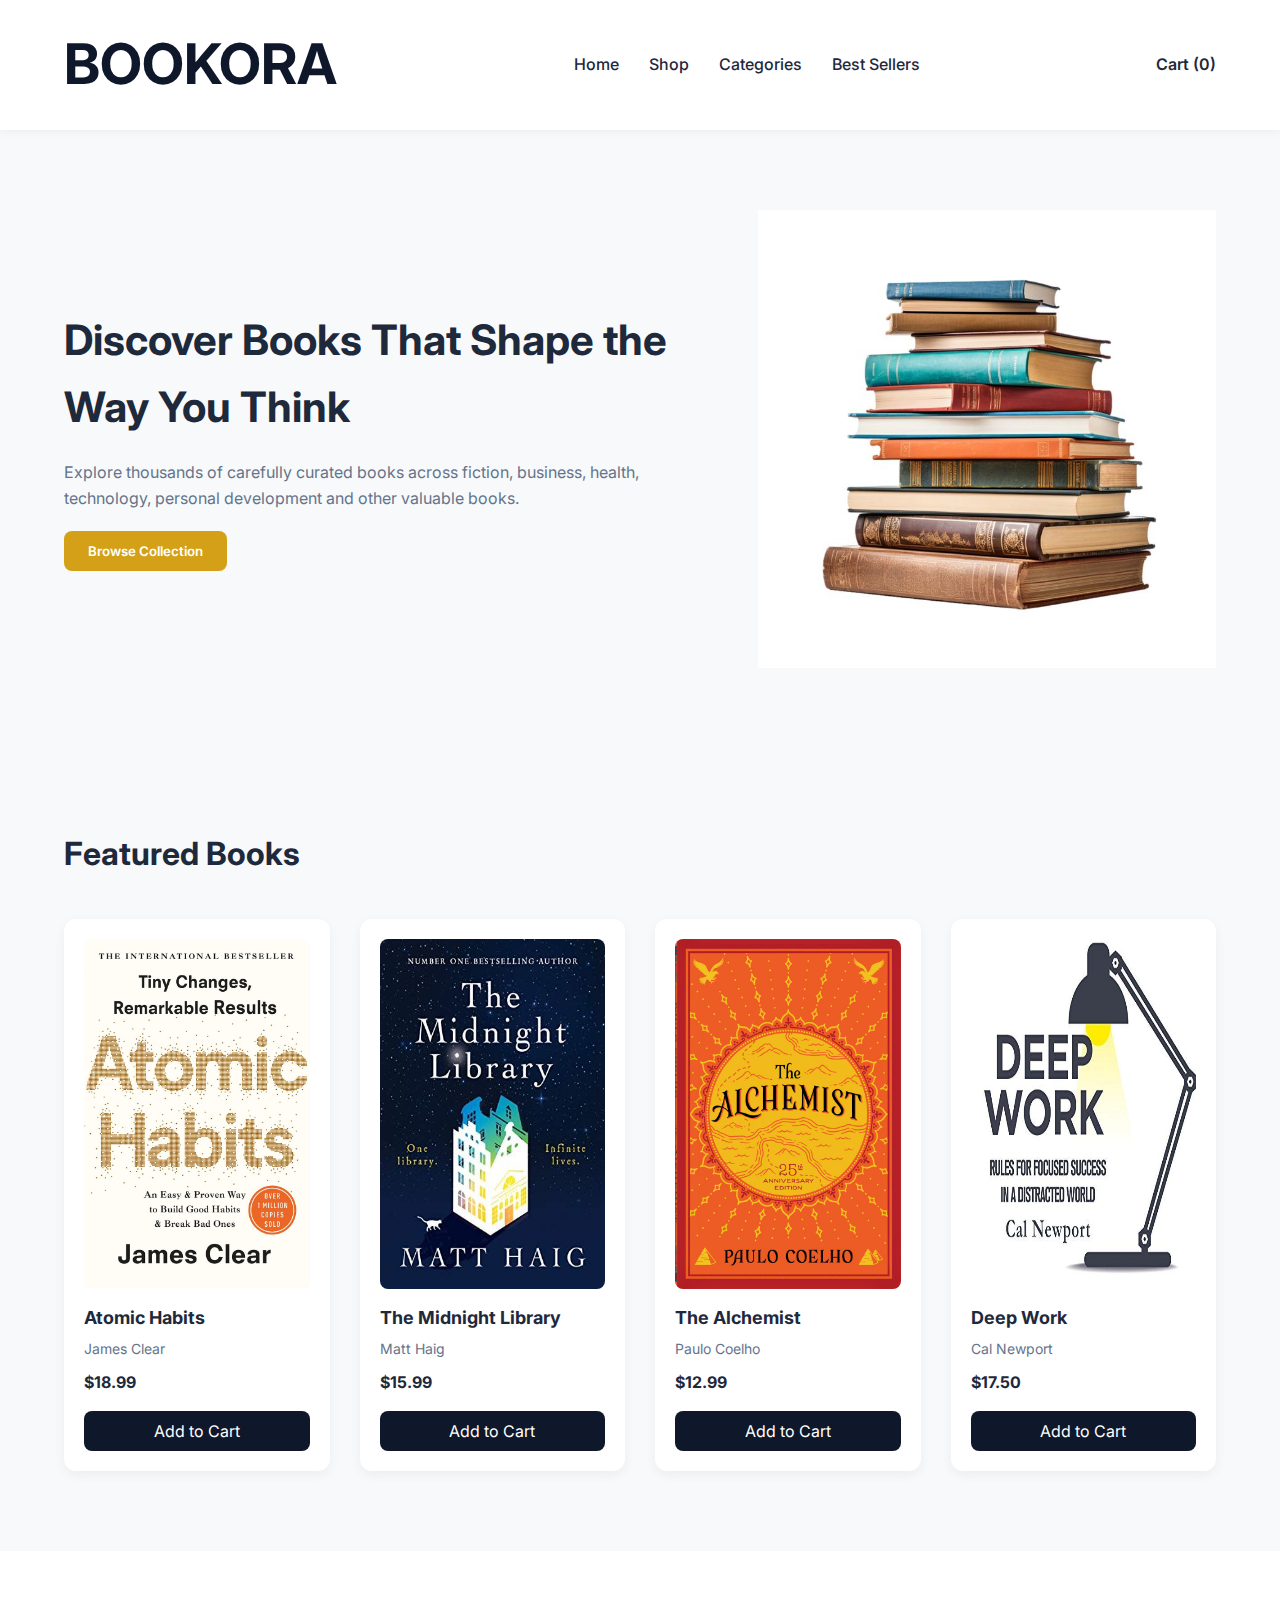
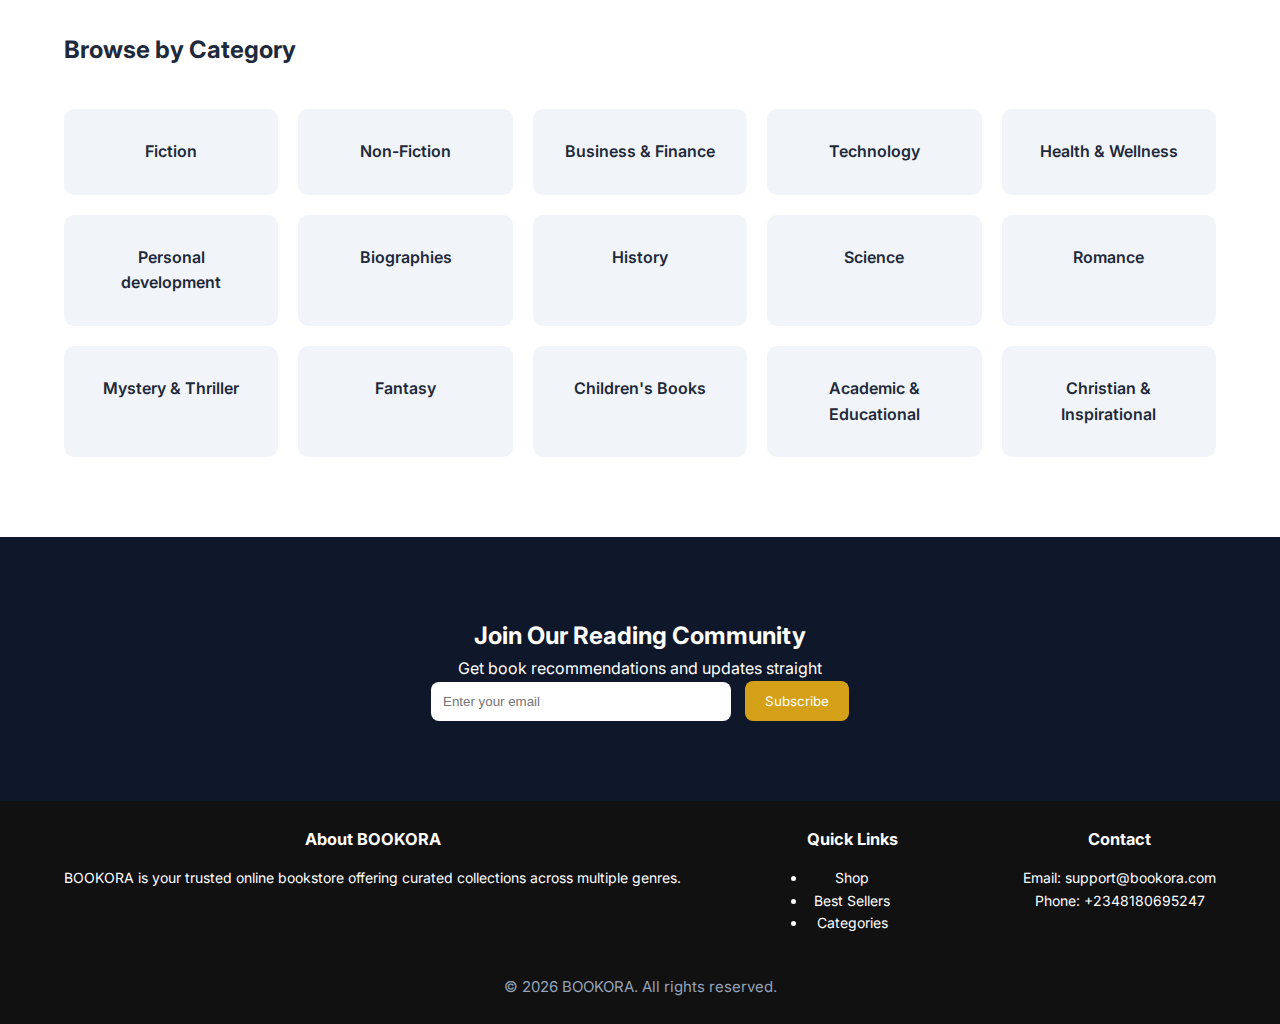
<file: index.html>
<!DOCTYPE html>
<html lang="en">
<head>
    <meta charset="UTF-8">
    <meta name="viewport" content="width=device-width, initial-scale=1.0">
    <title>BOOKORA | Discover Your Next Read</title>
    <link rel="stylesheet" href="style.css">
    <link rel="preconnect" href="https://fonts.googleapis.com">
<link rel="preconnect" href="https://fonts.gstatic.com" crossorigin>
<link href="https://fonts.googleapis.com/css2?family=Inter:wght@300;400;500;600;700&display=swap" rel="stylesheet">
</head>
<body>
    
    <!-- HEADER -->
     <header>
        <div class="container nav-container">
            <div class="logo">
                <h1>BOOKORA</h1>
            </div>

            <nav>
                <ul class="nav-links">
                    <li><a href="index.html">Home</a></li>
                    <li><a href="shop.html">Shop</a></li>
                    <li><a href="categories.html">Categories</a></li>
                    <li><a href="bestsellers.html">Best Sellers</a></li>
                </ul>
            </nav>

            <div class="cart">
                <a href="cart.html">Cart <span id="cart-count">(0)</span></a>
            </div>
        </div>
     </header>

     <!-- MAIN -->
      <main>

        <!-- HERO SECTION -->
         <section class="hero">
            <div class="container hero-container">

                <div class="hero-text">
                    <h2>Discover Books That Shape the Way You Think</h2>
                    <p>
                        Explore thousands of carefully curated books across fiction,
                        business, health, technology, personal development and other valuable books.
                    </p>
                    <button><a href="categories.html">Browse Collection</a></button>
                </div>

                 <div class="hero-image">
                    <img src="images/hero-book.jpeg" alt="Stack of books">
                </div>
            </div>
         </section>

         <!-- FEATURED BOOKS SECTION -->
          <section class="featured-books">
            <div class="container">
                <h2>Featured Books</h2>

                <div class="books-grid">

                    <!-- Book Card -->
                    <div class="book-card">
                        <img src="images/book1.jpg" alt="Book cover">
                        <h3>Atomic Habits</h3>
                        <p class="author">James Clear</p>
                        <p class="price">$18.99</p>
                        <button class="add-to-cart">Add to Cart</button>
                    </div>

                    <div class="book-card">
                        <img src="images/book2.jpg" alt="Book cover">
                        <h3>The Midnight Library</h3>
                        <p class="author">Matt Haig</p>
                        <p class="price">$15.99</p>
                        <button class="add-to-cart">Add to Cart</button>
                    </div>

                    <div class="book-card">
                        <img src="images/book3.jpg" alt="Book cover">
                        <h3>The Alchemist</h3>
                        <p class="author">Paulo Coelho</p>
                        <p class="price">$12.99</p>
                        <button class="add-to-cart">Add to Cart</button>
                    </div>

                    <div class="book-card">
                        <img src="images/book4.jpg" alt="Book cover">
                        <h3>Deep Work</h3>
                        <p class="author">Cal Newport</p>
                        <p class="price">$17.50</p>
                        <button class="add-to-cart">Add to Cart</button>
                    </div>

                </div>
            </div>
          </section>

          <!-- CATEGORIES SECTION -->
           <section class="categories">
            <div class="container">
                <h2>Browse by Category</h2>

                <div class="categories-grid">
                    <div class="category-card"><a href="index.html?category=Fiction">Fiction</a></div>
                    <div class="category-card"><a href="index.html?category=Non-Fiction">Non-Fiction</a></div>
                    <div class="category-card"><a href="index.html?category=Business & Finance">Business & Finance</a></div>
                    <div class="category-card"><a href="index.html?category=Fiction">Technology</a></div>
                    <div class="category-card"><a href="index.html?category=Health & Wellness">Health & Wellness</a></div>
                    <div class="category-card"><a href="index.html?category=Personal development">Personal development</a></div>
                    <div class="category-card"><a href="index.html?category=Biographies">Biographies</a></div>
                    <div class="category-card"><a href="index.html?category=History">History</a></div>
                    <div class="category-card"><a href="index.html?category=Science">Science</a></div>
                    <div class="category-card"><a href="index.html?category=Romance">Romance</a></div>
                    <div class="category-card"><a href="index.html?category=Mystery & Thriller">Mystery & Thriller</a></div>
                    <div class="category-card"><a href="index.html?category=Fantasy">Fantasy</a></div>
                    <div class="category-card"><a href="index.html?category=Children's Books">Children's Books</a></div>
                    <div class="category-card"><a href="index.html?category=Academic & Educationaln">Academic & Educational</a></div>
                    <div class="category-card"><a href="index.html?category=Christian & Inspirational">Christian & Inspirational</a></div>
                </div>
            </div>
           </section>

           <!-- NEWSLETTER SECTION -->
            <section class="newsletter">
                <div class="container newsletter-container">
                    <h2>Join Our Reading Community</h2>
                    <p>Get book recommendations and updates straight</p>

                    <form action="get">
                        <input type="email" placeholder="Enter your email">
                        <button>Subscribe</button>
                    </form>
                </div>
            </section>
      </main>

      <!-- FOOTER -->
       <footer>
        <div class="container footer-container">

            <div class="footer-column">
                <h3>About BOOKORA</h3>
                <p>
                    BOOKORA is your trusted online bookstore offering 
                    curated collections across multiple genres.
                </p>
            </div>

            <div class="footer-column">
                <h3>Quick Links</h3>
                <ul>
                    <li><a href="#">Shop</a></li>
                    <li><a href="#">Best Sellers</a></li>
                    <li><a href="#">Categories</a></li>
                </ul>
            </div>

            <div class="footer-column">
                <h3>Contact</h3>
                <p>Email: support@bookora.com</p>
                <p>Phone: +2348180695247</p>
            </div>

        </div>

        <div class="footer-bottom">
            <p>&copy; 2026 BOOKORA. All rights reserved.</p>
        </div>
       </footer>

       <script src="data.js"></script>
        <script src="app.js"></script>
       
</body>
</html>
</file>
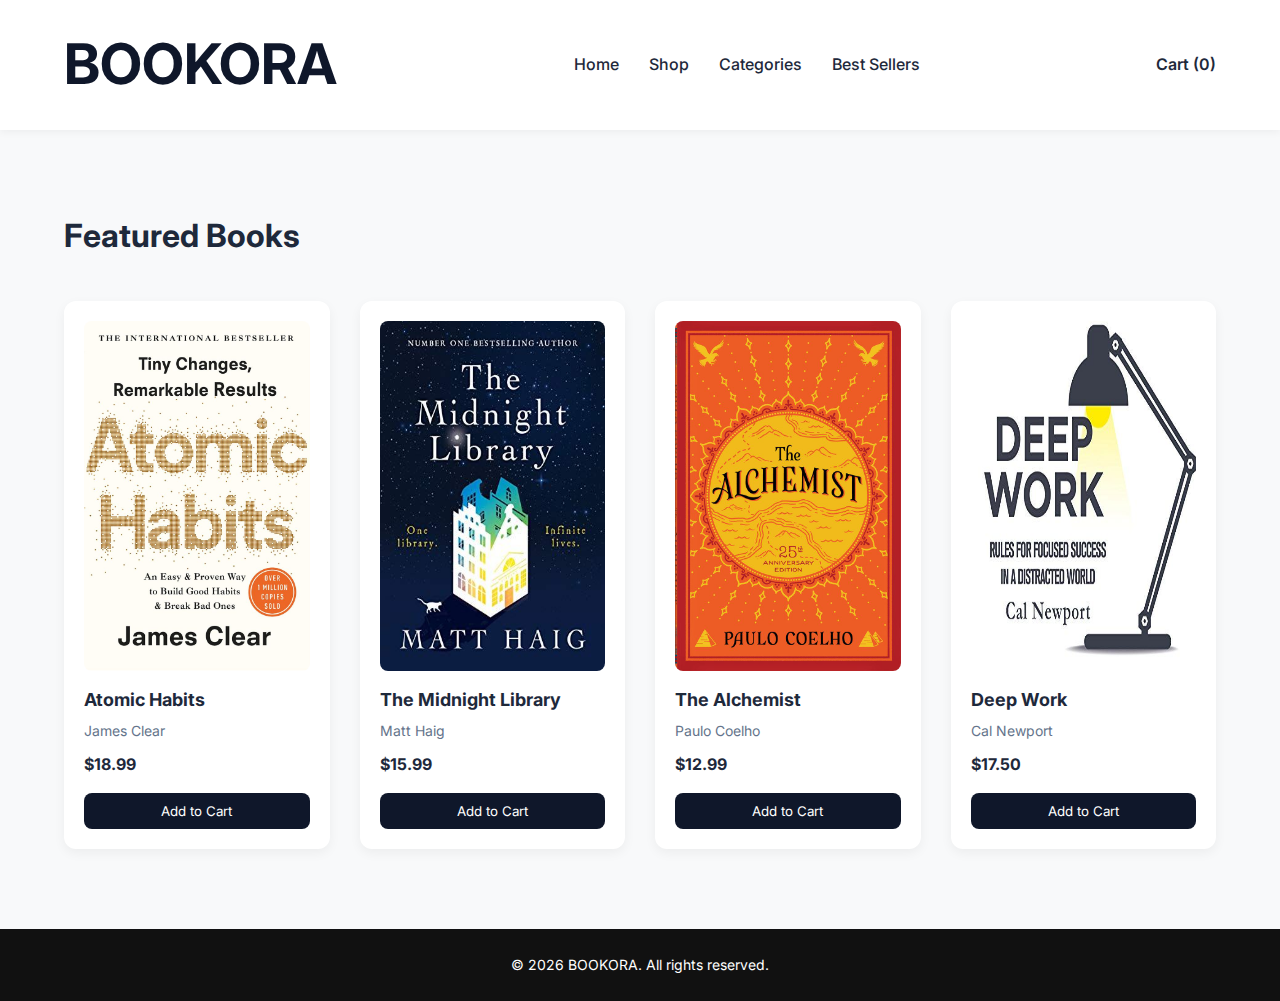
<file: bestsellers.html>
<!DOCTYPE html>
<html lang="en">
<head>
    <meta charset="UTF-8">
    <meta name="viewport" content="width=device-width, initial-scale=1.0">
    <title>BOOKORA | Best Sellers</title>
    <link rel="stylesheet" href="style.css">
    <link rel="preconnect" href="https://fonts.googleapis.com">
<link rel="preconnect" href="https://fonts.gstatic.com" crossorigin>
<link href="https://fonts.googleapis.com/css2?family=Inter:wght@300;400;500;600;700&display=swap" rel="stylesheet">
</head>
<body>
    
    <!-- HEADER -->
     <header>
        <div class="container nav-container">
            <div class="logo">
                <h1>BOOKORA</h1>
            </div>

            <nav>
                <ul class="nav-links">
                    <li><a href="index.html">Home</a></li>
                    <li><a href="shop.html">Shop</a></li>
                    <li><a href="categories.html">Categories</a></li>
                    <li><a href="bestsellers.html">Best Sellers</a></li>
                </ul>
            </nav>

            <div class="cart">
                <a href="#">Cart (0)</a>
            </div>
        </div>
     </header>


     <!-- MAIN -->
      <main>
      <!-- FEATURED BOOKS SECTION -->
          <section class="featured-books">
            <div class="container">
                <h2>Featured Books</h2>

                <div class="books-grid">

                    <!-- Book Card -->
                    <div class="book-card">
                        <img src="images/book1.jpg" alt="Book cover">
                        <h3>Atomic Habits</h3>
                        <p class="author">James Clear</p>
                        <p class="price">$18.99</p>
                        <button>Add to Cart</button>
                    </div>

                    <div class="book-card">
                        <img src="images/book2.jpg" alt="Book cover">
                        <h3>The Midnight Library</h3>
                        <p class="author">Matt Haig</p>
                        <p class="price">$15.99</p>
                        <button>Add to Cart</button>
                    </div>

                    <div class="book-card">
                        <img src="images/book3.jpg" alt="Book cover">
                        <h3>The Alchemist</h3>
                        <p class="author">Paulo Coelho</p>
                        <p class="price">$12.99</p>
                        <button>Add to Cart</button>
                    </div>

                    <div class="book-card">
                        <img src="images/book4.jpg" alt="Book cover">
                        <h3>Deep Work</h3>
                        <p class="author">Cal Newport</p>
                        <p class="price">$17.50</p>
                        <button>Add to Cart</button>
                    </div>

                </div>
            </div>
          </section>
      </main>

      
            <footer>
        <div class="container">
            <p>&copy; 2026 BOOKORA. All rights reserved.</p>
        </div>
     </footer>

      <script src="data.js"></script>
        <script src="app.js"></script>

</body>
</html>
</file>
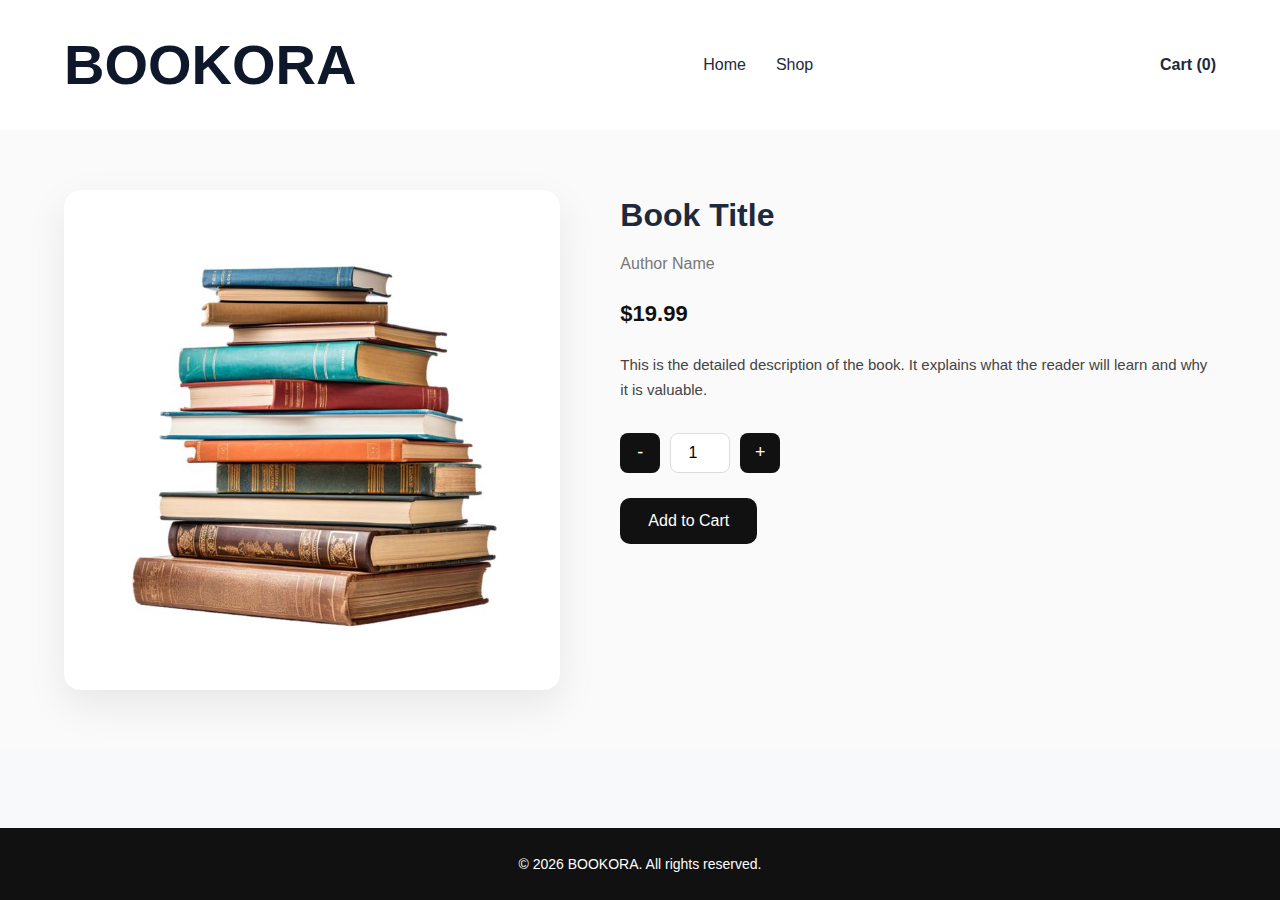
<file: book.html>
<!DOCTYPE html>
<html lang="en">
<head>
    <meta charset="UTF-8">
    <meta name="viewport" content="width=device-width, initial-scale=1.0">
    <title>BOOKORA | Book Details</title>
    <link rel="stylesheet" href="style.css">
</head>
<body>
      <!-- HEADER -->
     <header>
        <div class="container nav-container">
            <div class="logo">
                <h1>BOOKORA</h1>
            </div>

            <nav>
                <ul class="nav-links">
                    <li><a href="index.html">Home</a></li>
                    <li><a href="shop.html">Shop</a></li>
                    <!-- <li><a href="#">Categories</a></li> -->
                    <!-- <li><a href="#">Best Sellers</a></li> -->
                </ul>
            </nav>

            <div class="cart">
                <a href="cart.html">Cart (0)</a>
            </div>
        </div>
     </header>

     <main>
        <section class="book-details">
            <div class="container book-layout">

                <div class="book-image">
                    <img src="images/hero-book.jpeg" alt="Book Cover">
                </div>

                <div class="book-info">
                    <h2>Book Title</h2>
                    <p class="author">Author Name</p>
                    <p class="price">$19.99</p>
                    <p class="description">
                        This is the detailed description of the book.
                        It explains what the reader will learn and why it is valuable.
                    </p>

                    <div class="quantity-control">
                        <button>-</button>
                        <input type="number" value="1" min="1">
                        <button>+</button>
                </div>

                <button class="add-to-cart">Add to Cart</button>
            </div>

            </div>
        </section>
     </main>

      <footer>
        <div class="container">
            <p>&copy; 2026 BOOKORA. All rights reserved.</p>
        </div>
     </footer>
</body>
</html>
</file>
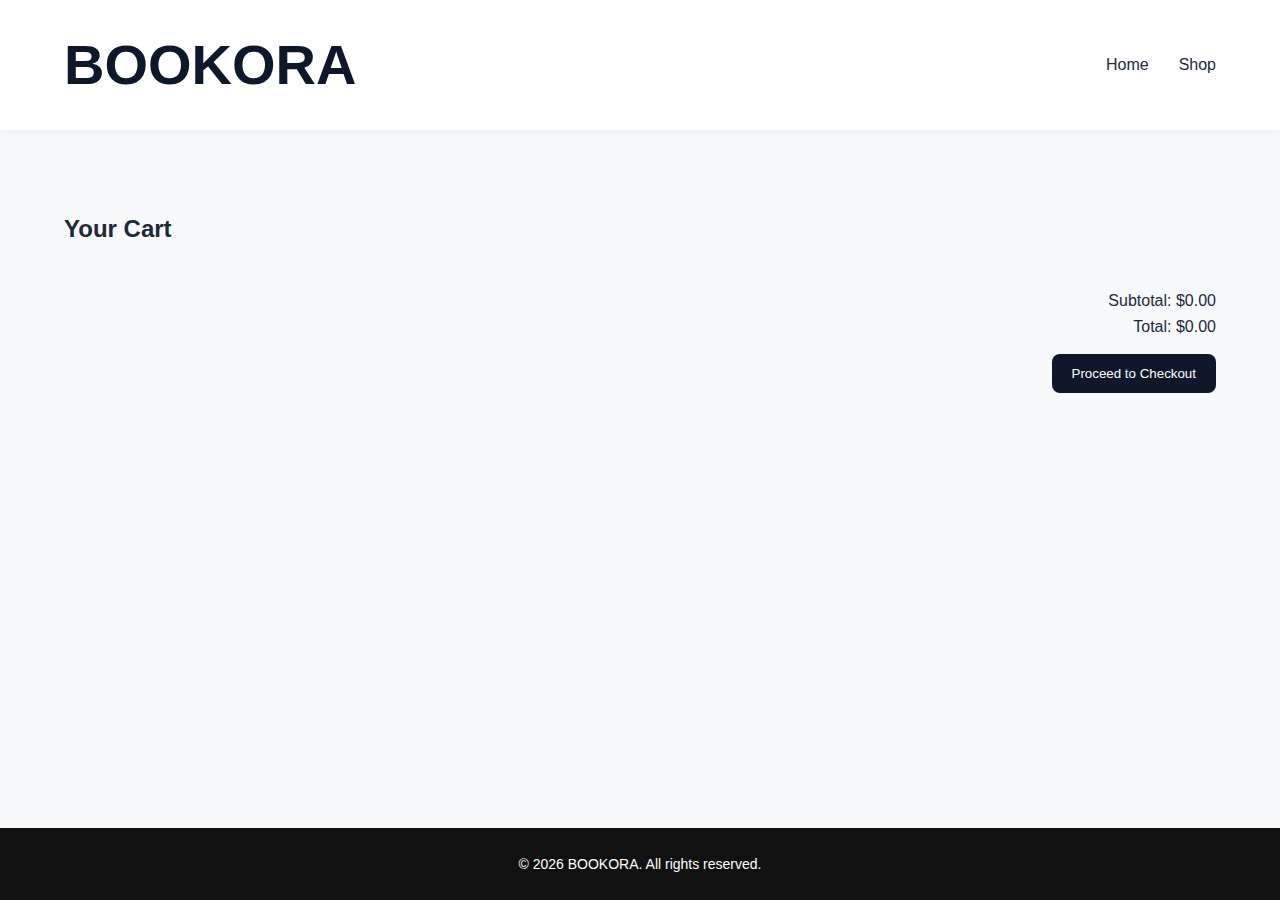
<file: cart.html>
<!DOCTYPE html>
<html lang="en">
<head>
    <meta charset="UTF-8">
    <meta name="viewport" content="width=device-width, initial-scale=1.0">
    <title>BOOKORA | Cart</title>
    <link rel="stylesheet" href="style.css">
</head>
<body>
      <!-- HEADER -->
     <header>
        <div class="container nav-container">
            <div class="logo">
                <h1>BOOKORA</h1>
            </div>

            <nav>
                <ul class="nav-links">
                    <li><a href="index.html">Home</a></li>
                    <li><a href="shop.html">Shop</a></li>
                    <!-- <li><a href="#">Categories</a></li> -->
                    <!-- <li><a href="#">Best Sellers</a></li> -->
                </ul>
            </nav>
        </div>
     </header>

     <main>
        <section class="cart-section">
            <div class="container">
                <h2>Your Cart</h2>

                <div id="cart-items">
                    <!-- js will render cart itens here -->
                </div>

                <div class="cart-summary">
                    <p>Subtotal: $0.00</p>
                    <p>Total: $0.00</p>
                    <a href="checkout.html">
                        <button>Proceed to Checkout</button>
                    </a>
                </div>
                
            </div>
        </section>
     </main>


     <footer>
        <div class="container">
            <p>&copy; 2026 BOOKORA. All rights reserved.</p>
        </div>
     </footer>
     
 <script src="data.js"></script>
        <script src="app.js"></script>
</body>
</html>
</file>
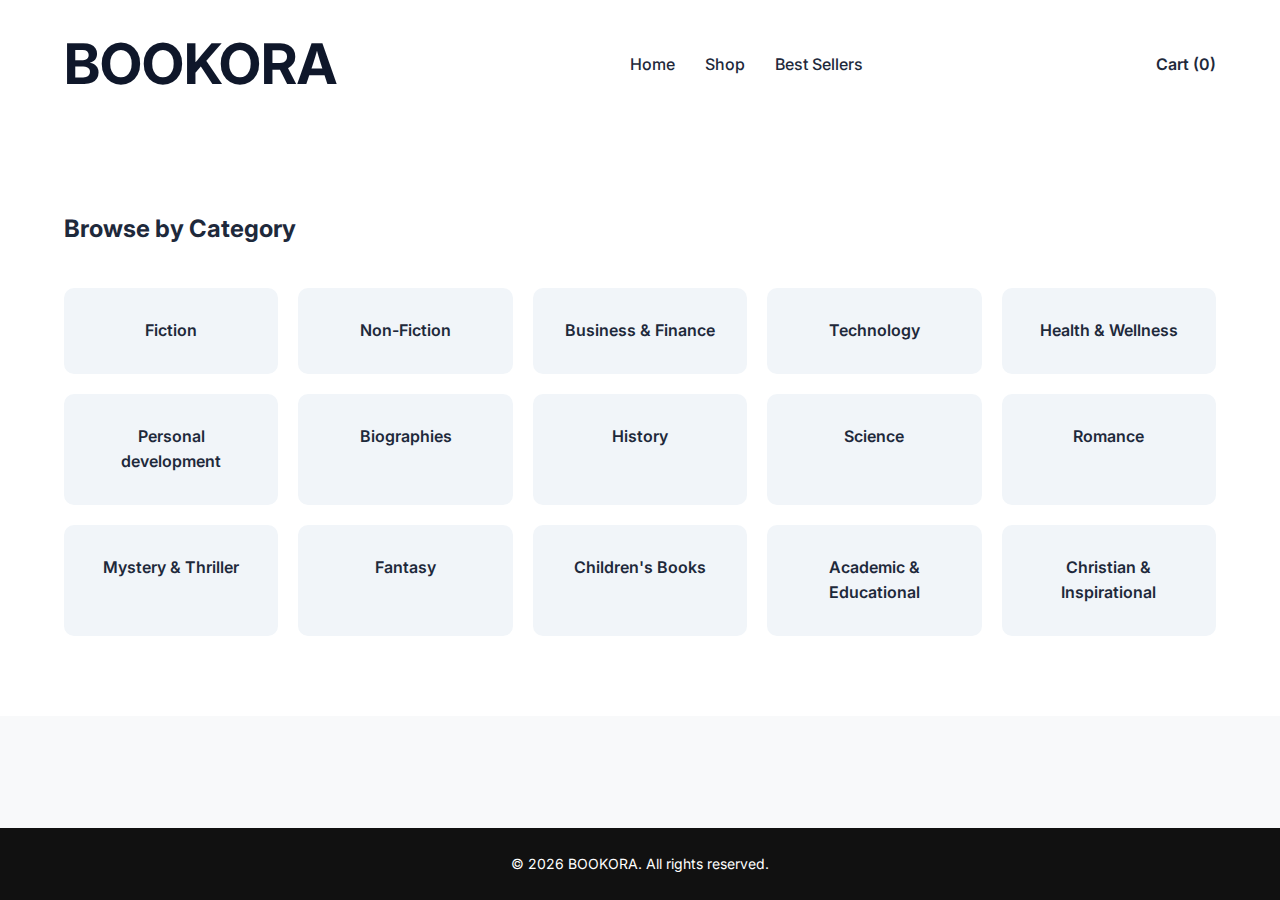
<file: categories.html>
<!DOCTYPE html>
<html lang="en">
<head>
    <meta charset="UTF-8">
    <meta name="viewport" content="width=device-width, initial-scale=1.0">
    <title>BOOKORA | Categories</title>
     <link rel="stylesheet" href="style.css">
    <link rel="preconnect" href="https://fonts.googleapis.com">
<link rel="preconnect" href="https://fonts.gstatic.com" crossorigin>
<link href="https://fonts.googleapis.com/css2?family=Inter:wght@300;400;500;600;700&display=swap" rel="stylesheet">
</head>
<body>
     <!-- HEADER -->
     <header>
        <div class="container nav-container">
            <div class="logo">
                <h1>BOOKORA</h1>
            </div>

            <nav>
                <ul class="nav-links">
                    <li><a href="index.html">Home</a></li>
                    <li><a href="shop.html">Shop</a></li>
                    <!-- <li><a href="#categories">Categories</a></li> -->
                    <li><a href="bestsellers.html">Best Sellers</a></li>
                </ul>
            </nav>

            <div class="cart">
                <a href="#">Cart (0)</a>
            </div>
        </div>
     </header>

     <!-- MAIN -->
      <main>
     <!-- CATEGORIES SECTION -->
           <section class="categories">
            <div class="container">
                <h2>Browse by Category</h2>

                <div class="categories-grid">
                    <div class="category-card"><a href="index.html?category=Fiction">Fiction</a></div>
                    <div class="category-card"><a href="index.html?category=Non-Fiction">Non-Fiction</a></div>
                    <div class="category-card"><a href="index.html?category=Business & Finance">Business & Finance</a></div>
                    <div class="category-card"><a href="index.html?category=Fiction">Technology</a></div>
                    <div class="category-card"><a href="index.html?category=Health & Wellness">Health & Wellness</a></div>
                    <div class="category-card"><a href="index.html?category=Personal development">Personal development</a></div>
                    <div class="category-card"><a href="index.html?category=Biographies">Biographies</a></div>
                    <div class="category-card"><a href="index.html?category=History">History</a></div>
                    <div class="category-card"><a href="index.html?category=Science">Science</a></div>
                    <div class="category-card"><a href="index.html?category=Romance">Romance</a></div>
                    <div class="category-card"><a href="index.html?category=Mystery & Thriller">Mystery & Thriller</a></div>
                    <div class="category-card"><a href="index.html?category=Fantasy">Fantasy</a></div>
                    <div class="category-card"><a href="index.html?category=Children's Books">Children's Books</a></div>
                    <div class="category-card"><a href="index.html?category=Academic & Educationaln">Academic & Educational</a></div>
                    <div class="category-card"><a href="index.html?category=Christian & Inspirational">Christian & Inspirational</a></div>
                </div>
            </div>
           </section>
      </main>
      
            <footer>
        <div class="container">
            <p>&copy; 2026 BOOKORA. All rights reserved.</p>
        </div>
     </footer>

      <script src="data.js"></script>
        <script src="app.js"></script>

</body>
</html>
</file>
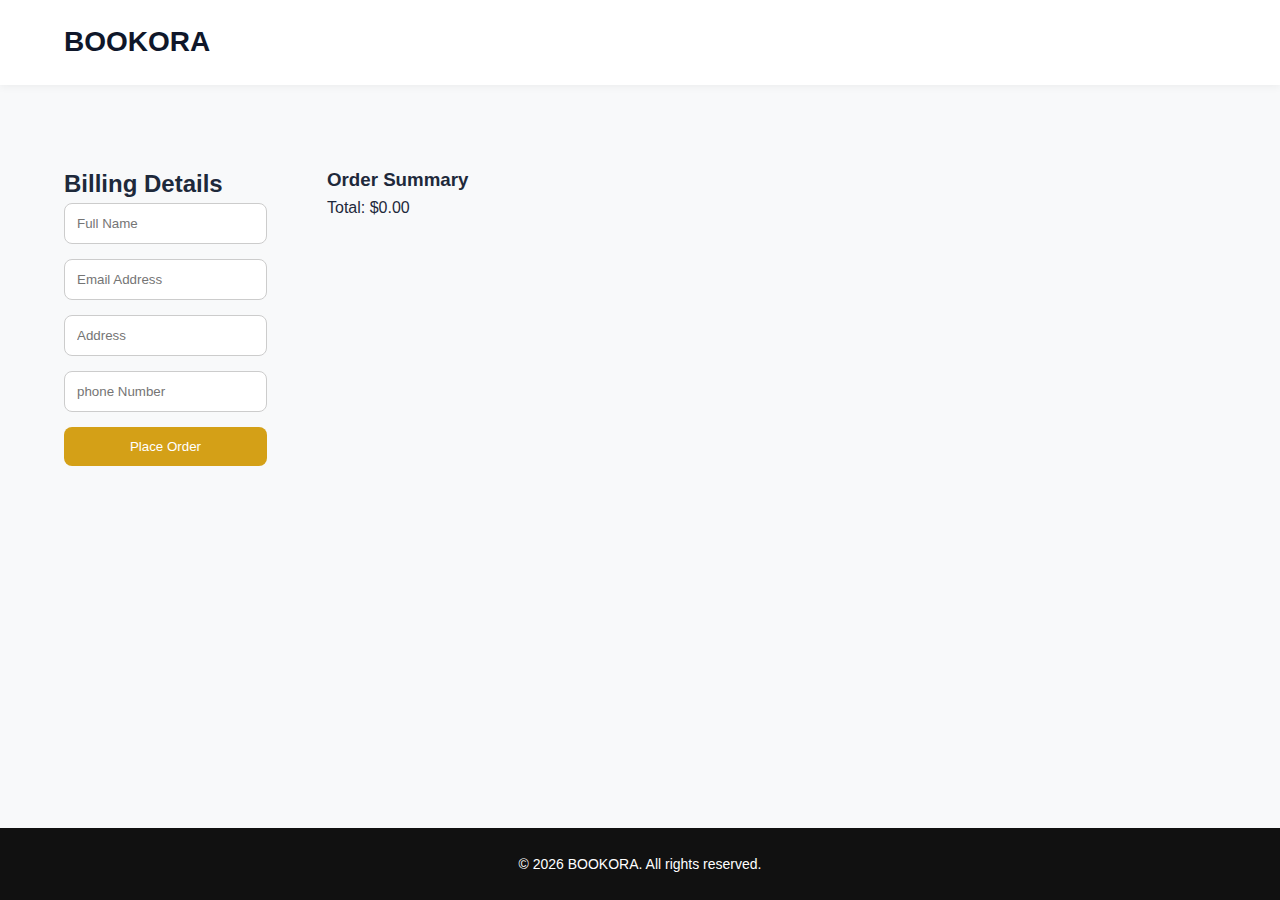
<file: checkout.html>
<!DOCTYPE html>
<html lang="en">
<head>
    <meta charset="UTF-8">
    <meta name="viewport" content="width=device-width, initial-scale=1.0">
    <title>BOOKORA | Checkout</title>
    <link rel="stylesheet" href="style.css">
</head>
<body>
    
    <header>
        <div class="container nev-container">
            <h1 class="logo">BOOKORA</h1>
        </div>
    </header>

    <main>
        <section class="checkout-section">
            <div class="container checkout-layout">

                <div class="checkout-form">
                    <h2>Billing Details</h2>

                    <form action="">
                        <input type="text" placeholder="Full Name" required>
                        <input type="email" placeholder="Email Address" required>
                        <input type="text" placeholder="Address" required>
                        <input type="tel" placeholder="phone Number" required>
                        <button type="submit">Place Order</button>
                    </form>
                </div>

                <div class="order-summary">
                    <h3>Order Summary</h3>
                    <div class="order-items">
                        <!-- js will populate this -->
                    </div>
                    <p>Total: $0.00</p>
                </div>     

            </div>
        </section>
    </main>

    <footer>
        <div class="container">
            <p>&copy; 2026 BOOKORA. All rights reserved.</p>
        </div>
     </footer>

       <script src="data.js"></script>
        <script src="app.js"></script>
</body>
</html>
</file>
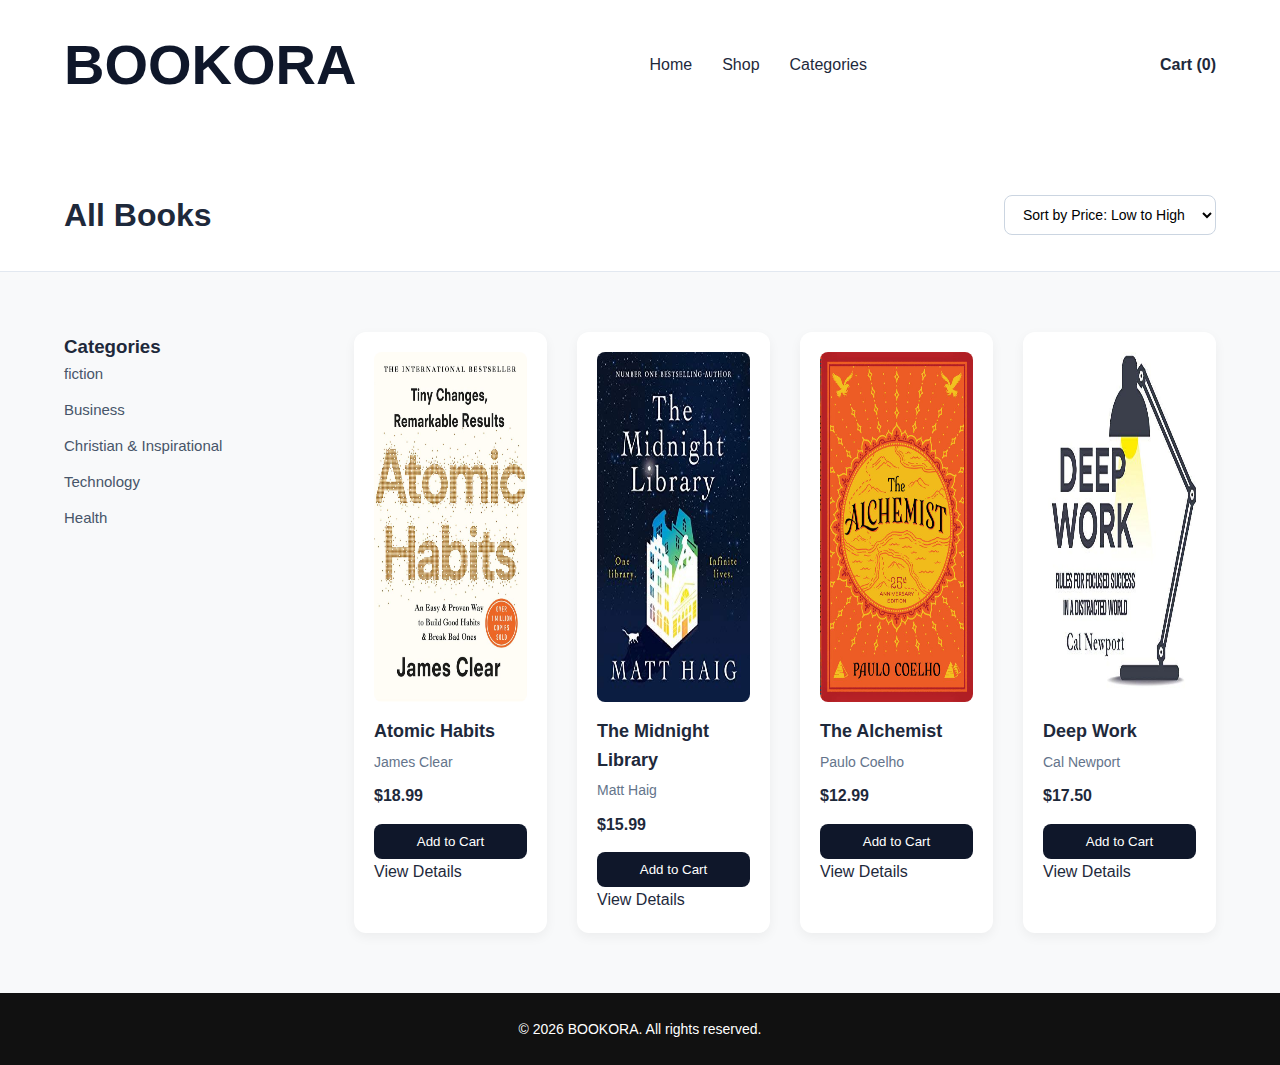
<file: shop.html>
<!DOCTYPE html>
<html lang="en">
<head>
    <meta charset="UTF-8">
    <meta name="viewport" content="width=device-width, initial-scale=1.0">
    <title>BOOKORA | Shop</title>
    <link rel="stylesheet" href="style.css">
</head>
<body>
    <!-- HEADER -->
     <header>
        <div class="container nav-container">
            <div class="logo">
                <h1>BOOKORA</h1>
            </div>

            <nav>
                <ul class="nav-links">
                    <li><a href="index.html">Home</a></li>
                    <li><a href="shop.html">Shop</a></li>
                    <li><a href="categories.html">Categories</a></li>
                    <!-- <li><a href="#">Best Sellers</a></li> -->
                </ul>
            </nav>

            <div class="cart">
                <a href="cart.html">Cart (0)</a>
            </div>
        </div>
     </header>

     <main>
        <section class="shop-header">
            <div class="container">
                <h2>All Books</h2>

                <div class="shop-controls">
                    <select name="" id="">
                        <option value="">Sort by Price: Low to High</option>
                        <option value="">Sort by Price: High to Low</option>
                        <option value="">Sort Alphabetically</option>
                    </select>
                </div>
            </div>
        </section>

        <section class="shop-content">
            <div class="container shop-layout">

                <!-- sidebar -->
                 <aside class="sidebar">
                    <h3>Categories</h3>
                    <ul>
                        <li>fiction</li>
                        <li>Business</li>                   
                        <li>Christian & Inspirational</li>            
                        <li>Technology</li>                   
                        <li>Health</li> 
                     </ul>                  
                 </aside>

                 <!-- Books Grid -->
                  <div class="books-grid" id="books-container">
                    <!-- js will render books here -->
                  </div>

            </div>
        </section>
     </main>

     <footer>
        <div class="container">
            <p>&copy; 2026 BOOKORA. All rights reserved.</p>
        </div>
     </footer>

      <script src="data.js"></script>
        <script src="app.js"></script>
</body>
</html>
</file>
<file: style.css>
*{
    margin: 0%;
    padding: 0%;
    box-sizing: border-box;
}

html, body{
    font-family: 'Inter', sans-serif;
    background-color: #f8f9fa;
    color: #1e293b;
    line-height: 1.6;
    height: 100%;
    margin: 0%;
    display: flex;
  flex-direction: column;
  min-height: 100vh;
}

img{
    max-width: 100%;
    display: block;
}

a{
    text-decoration: none;
    color: inherit;
}

button{
    cursor: pointer;
    border: none;
    font-family: inherit;
}

main{
    flex: 1;
}

/*  CONTAINER SYSTEM */
.container{
    width: 90%;
    max-width: 1200px;
    margin: 0 auto;
}

/* NAVBAR */
header{
    background: #ffffff;
    padding: 20px 0;
    box-shadow: 0 2px 8px rgba(0,0,0,0.05);
}

.nav-container{
    display: flex;
    justify-content: space-between;
    align-items: center;
}

.logo{
    font-size: 28px;
    font-weight: bold;
    color: #0f172a;
}

.nav-links{
    list-style: none;
    display: flex;
    gap: 30px;
}

.nav-links a{
    font-weight: 500;
    transition: color 0.3s ease;
}

.nav-links a:hover{
    color: #d4a017;
}

.cart a{
    font-weight: 600;
}

/* HERO SECTION */
.hero{
    padding: 80px 0;
}

.hero-container{
    display: flex;
    align-items: center;
    justify-content: space-between;
    gap: 50px;
}

.hero-text h2{
    font-size: 42px;
    margin-bottom: 20px;
}

.hero-text p{
    margin-bottom: 20px;
    color: #64748b;
}

.hero-text button{
    background: #d4a017;
    color: #fff;
    padding: 12px 24px;
    border-radius: 8px;
    font-weight: 600;
    transition: 0.3s;
}

.hero-text button:hover{
    background: #b68a14
}

/* FEATURED BOOKS */
.featured-books{
    padding: 80px 0;
}

.featured-books h2{
    margin-bottom: 40px;
    font-size: 32px;
}

.books-grid{
    display: grid;
    grid-template-columns: repeat(4, 1fr);
    gap: 30px;
}

/* BOOK CARD */
.book-card{
    background: #ffffff;
    padding: 20px;
    border-radius: 12px;
    box-shadow: 0 4px 12px rgba(0,0,0,0.05);
    transition: 0.3s;
}

.book-card:hover{
    transform: translateY(-5px);
    box-shadow: 0 6px 18px rgba(0,0,0,0.08);
}

.book-card img{
    border-radius: 8px;
    margin-bottom: 15px;
    height: 350px;
}

.book-card h3{
    font-size: 18px;
    margin-bottom: 5px;
}

.book-card .author{
    font-size: 14px;
    color: #64748b;
    margin-bottom: 10px;;
}

.book-card .price{
    font-weight: bold;
    margin-bottom: 15px;
}

.book-card button{
    width: 100%;
    background: #0f172a;
    color: #fff;
    padding: 10px;
    border-radius: 8px;
    transition: 0.3s;
}

.book-card button:hover{
    background: #d4a017;
}

/* CATEGORIES */
.categories{
    padding: 80px 0;
    background: #ffffff;
}

.categories h2{
    margin-bottom: 40px;
}

.categories-grid{
    display: grid;
    grid-template-columns: repeat(5, 1fr);
    gap: 20px;
}

.category-card{
    background: #f1f5f9;
    padding: 30px;
    text-align: center;
    border-radius: 10px;
    font-weight: 600;
    transition: 0.3s;
}

.category-card:hover{
    background: #d4a017;
    color: #fff;
}

/* NEWSLETTER */
.newsletter{
    padding: 80px 0;
    background: #0f172a;
    color:  #fff;
    text-align: center;
}

.newsletter input{
    padding: 12px;
    width: 300px;
    border-radius: 8px;
    border: none;
    margin-right: 10px;
}

.newsletter button{
    padding: 12px 20px;
    background: #d4a017;
    color: #fff;
    border-radius: 8px;
}

/* FOOTER */
footer{
    background: #0f172a;
    color: #cbd5e1;
    padding: 60px 0 20px 0;
}

.footer-container{
    display: flex;
    justify-content: space-between;
    gap: 60px;
}

.footer-column h3{
    margin-bottom: 15px;
}

.footer-bottom{
    text-align: center;
    margin-top: 40px;
    font-size: 15px;
    color: #94a3b8;
}

/* SHOP PAGE */


/* SHOP HEADER */


.shop-header {
  padding: 60px 0 30px 0;
  background: #ffffff;
  border-bottom: 1px solid #e2e8f0;
}

.shop-header .container {
  display: flex;
  justify-content: space-between;
  align-items: center;
}

.shop-header h2 {
  font-size: 32px;
  font-weight: 600;
}

.shop-controls select {
  padding: 10px 14px;
  border-radius: 8px;
  border: 1px solid #cbd5e1;
  background: #ffffff;
  font-family: 'Inter', sans-serif;
  font-size: 14px;
  cursor: pointer;
  transition: 0.3s ease;
}

.shop-controls select:hover {
  border-color: #D4A017;
}

.shop-controls select:focus {
  outline: none;
  border-color: #D4A017;
  box-shadow: 0 0 0 2px rgba(212, 160, 23, 0.2);
}

/* ===== SHOP LAYOUT ===== */

.shop-layout {
  display: flex;
  gap: 40px;
  padding: 60px 0;
  align-items: flex-start;
}

/* Sidebar */
.sidebar {
  width: 250px;
  flex-shrink: 0;
}

.sidebar ul {
  list-style: none;
  padding: 0;
  margin: 0;
}

.sidebar li {
  margin-bottom: 12px;
  font-size: 15px;
  color: #475569;
  cursor: pointer;
  transition: 0.2s ease;
}

.sidebar li:hover {
  color: #D4A017;
}

.sidebar li.active {
  font-weight: 600;
  color: #111;
}


/* BOOK DETAILS */

.book-details {
  padding: 60px 0;
  background-color: #fafafa;
}

.book-layout {
  display: grid;
  grid-template-columns: 1fr 1.2fr;
  gap: 60px;
  align-items: start;
}

/* ===== BOOK IMAGE ===== */

.book-image {
  width: 100%;
  border-radius: 16px;
  overflow: hidden;
  background: #f0f0f0;
  box-shadow: 0 15px 40px rgba(0, 0, 0, 0.08);
}

.book-image img {
  width: 100%;
  height: 500px;
  object-fit: cover;
  display: block;
}

/* ===== BOOK INFO ===== */

.book-info h2 {
  font-size: 32px;
  margin-bottom: 10px;
}

.book-info .author {
  font-size: 16px;
  color: #777;
  margin-bottom: 20px;
}

.book-info .price {
  font-size: 22px;
  font-weight: 600;
  color: #111;
  margin-bottom: 20px;
}

.book-info .description {
  font-size: 15px;
  line-height: 1.7;
  color: #444;
  margin-bottom: 30px;
}

/* ===== QUANTITY CONTROL ===== */

.quantity-control {
  display: flex;
  align-items: center;
  gap: 10px;
  margin-bottom: 25px;
}

.quantity-control button {
  width: 40px;
  height: 40px;
  border: none;
  background: #111;
  color: #fff;
  font-size: 18px;
  cursor: pointer;
  border-radius: 8px;
  transition: 0.2s ease;
}

.quantity-control button:hover {
  background: #333;
}

.quantity-control input {
  width: 60px;
  height: 40px;
  text-align: center;
  border: 1px solid #ddd;
  border-radius: 8px;
  font-size: 16px;
}

/* ===== ADD TO CART BUTTON ===== */

.add-to-cart {
  display: inline-block;
  padding: 14px 28px;
  background: #111;
  color: #fff;
  border: none;
  border-radius: 10px;
  font-size: 16px;
  cursor: pointer;
  transition: 0.3s ease;
}

.add-to-cart:hover {
  background: #333;
  transform: translateY(-2px);
}

/* ===== FOOTER ===== */

footer {
  padding: 25px 0;
  text-align: center;
  background: #111;
  color: #fff;
  font-size: 14px;
}

/* CART */

.cart-section {
  padding: 80px 0;
}

.cart-summary {
  margin-top: 40px;
  text-align: right;
}

.cart-summary button {
  margin-top: 15px;
  padding: 12px 20px;
  background: #0F172A;
  color: #fff;
  border-radius: 8px;
}

/* CHECKOUT */

.checkout-layout {
  display: flex;
  gap: 60px;
  padding: 80px 0;
}

.checkout-form input {
  display: block;
  width: 100%;
  margin-bottom: 15px;
  padding: 12px;
  border-radius: 8px;
  border: 1px solid #ccc;
}

.checkout-form button {
  padding: 12px;
  width: 100%;
  background: #D4A017;
  color: #fff;
  border-radius: 8px;
}

/* RESPONSIVE */

@media (max-width: 992px) {
  .books-grid {
    grid-template-columns: repeat(2, 1fr);
  }

  .hero-container,
  .checkout-layout,
  .shop-layout {
    flex-direction: column;
  }

   .book-layout{
    grid-template-columns: 1fr;
   }

  .sidebar{
    width: 100%;
  }

    .categories-grid {
    grid-template-columns: repeat(2, 1fr);
  }
}

@media (max-width: 600px) {
  .books-grid {
    grid-template-columns: 1fr;
  }

  .nav-links {
    display: none;
  }

    .newsletter input {
    width: 100%;
    margin-bottom: 10px;
  }
}
</file>
